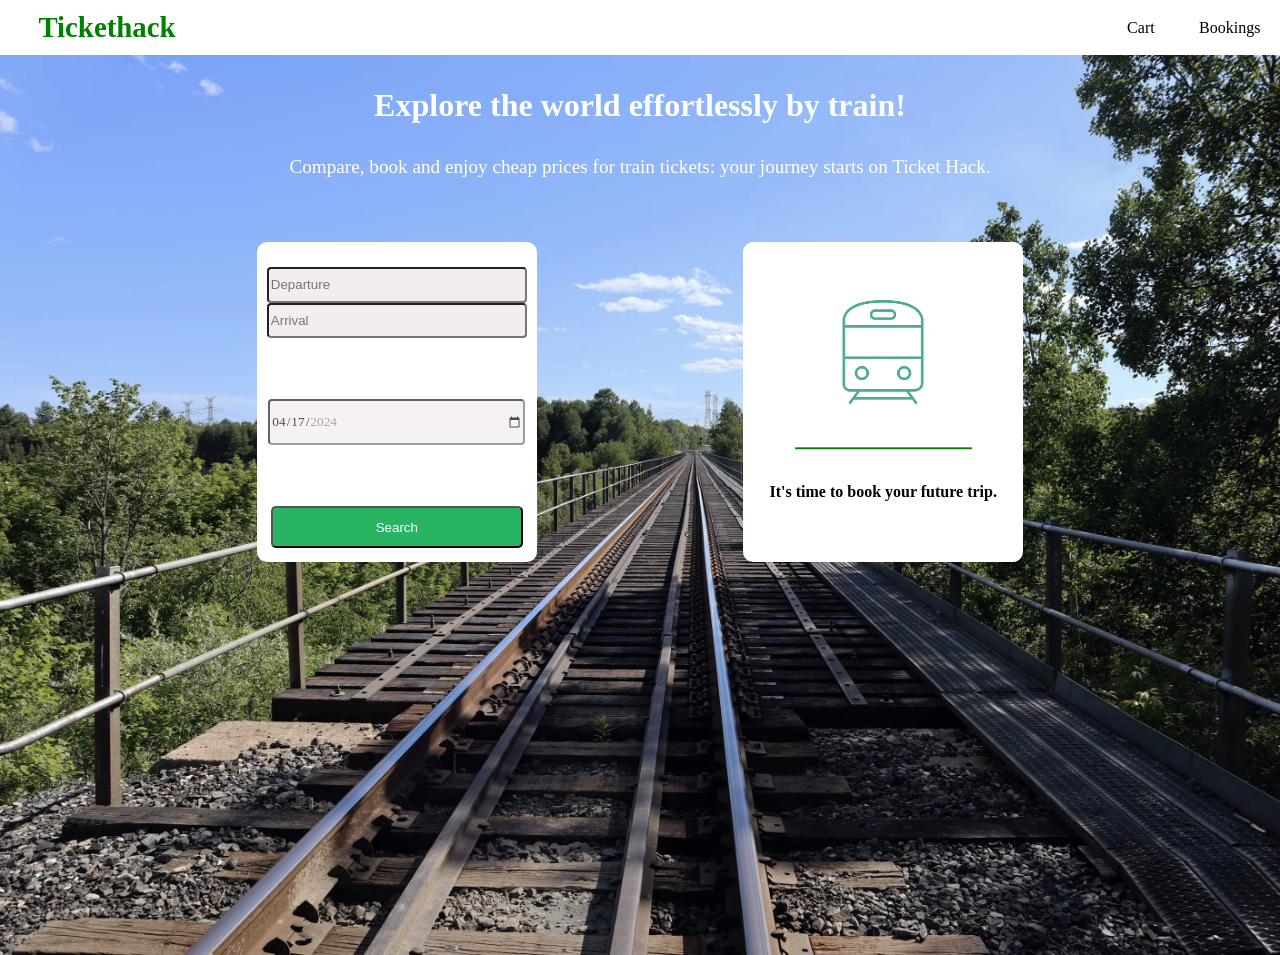
<file: frontend/index.html>
<!doctype html>
<html lang="fr">
<head>
  <meta charset="utf-8">
  <title>Titre de la page</title>
  <link rel="stylesheet" href="index.css">
  
</head>
<body>

    <div class="header">

        <a id="logo" href="index.html">Tickethack</a>

        <div id="cart-booking">
            <a id="cart" href="cart.html">Cart</a>
            <a id="booking" href="booking.html">Bookings</a>
        </div>

    </div>
  



<div class="container">



<div class="elements-container">

    
        <h3 id="explore">
        Explore the world effortlessly by train!
        </h3>

        <div id="compare">
        Compare, book and enjoy cheap prices for train tickets: your journey starts on Ticket Hack.
        </div>
  


<div class="resa">


    <div id="find-trip">

        <div id="trajet">
        <input id="departure" type="search-bar" placeholder="Departure" name="q" />
        <input id="arrival" type="search-bar"  placeholder="Arrival" name="q" />
        </div>


        <input type="date" id="date-bar" name="trip-start" value="2024-04-17" min="2024-04-17" max="2024-10-17" />


        <!-- <div id="submit-btn"> -->
        <input id="rechercher" type="submit" value="Search" />
        <!-- </div> -->

    </div>



    <div class="results">


        <img id="trainPhoto" src="./images/train.png" alt="train">
        <p id="line">______________________</p>
        <p id="timeToBook">It's time to book your future trip.</p>

   

    </div>




</div>


</div>

    </div>

  
  <script src="script.js"></script>
</body>
</html>
</file>
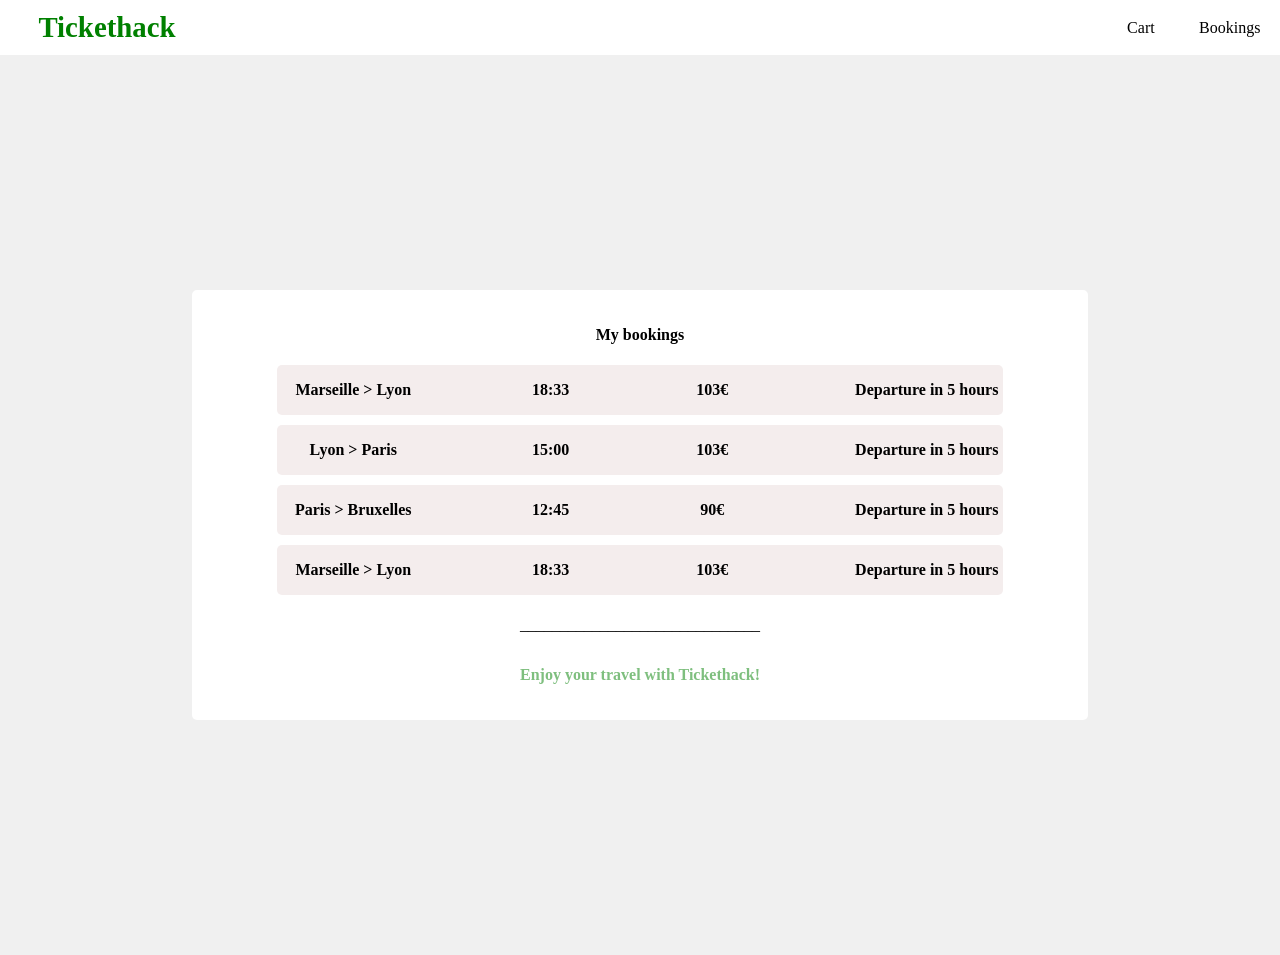
<file: frontend/booking.html>
<!doctype html>
<html lang="fr">
<head>
  <meta charset="utf-8">
  <title>Titre de la page</title>
  <link rel="stylesheet" href="booking.css">
  
</head>
<body>

    <div class="header">

        <a id="logo" href="index.html">Tickethack</a>
        
        <div id="cart-booking">
            <a id="cart" href="cart.html">Cart</a>
            <a id="booking" href="booking.html">Bookings</a>
        </div>

    </div>



    <div id="container">

        <div id="results">
            <div>No booking yet.</div>
            <div>Why not plan a trip ?</div>
        </div>

    </div>



    <script src="booking.js"></script>
</body>
</html>
</file>
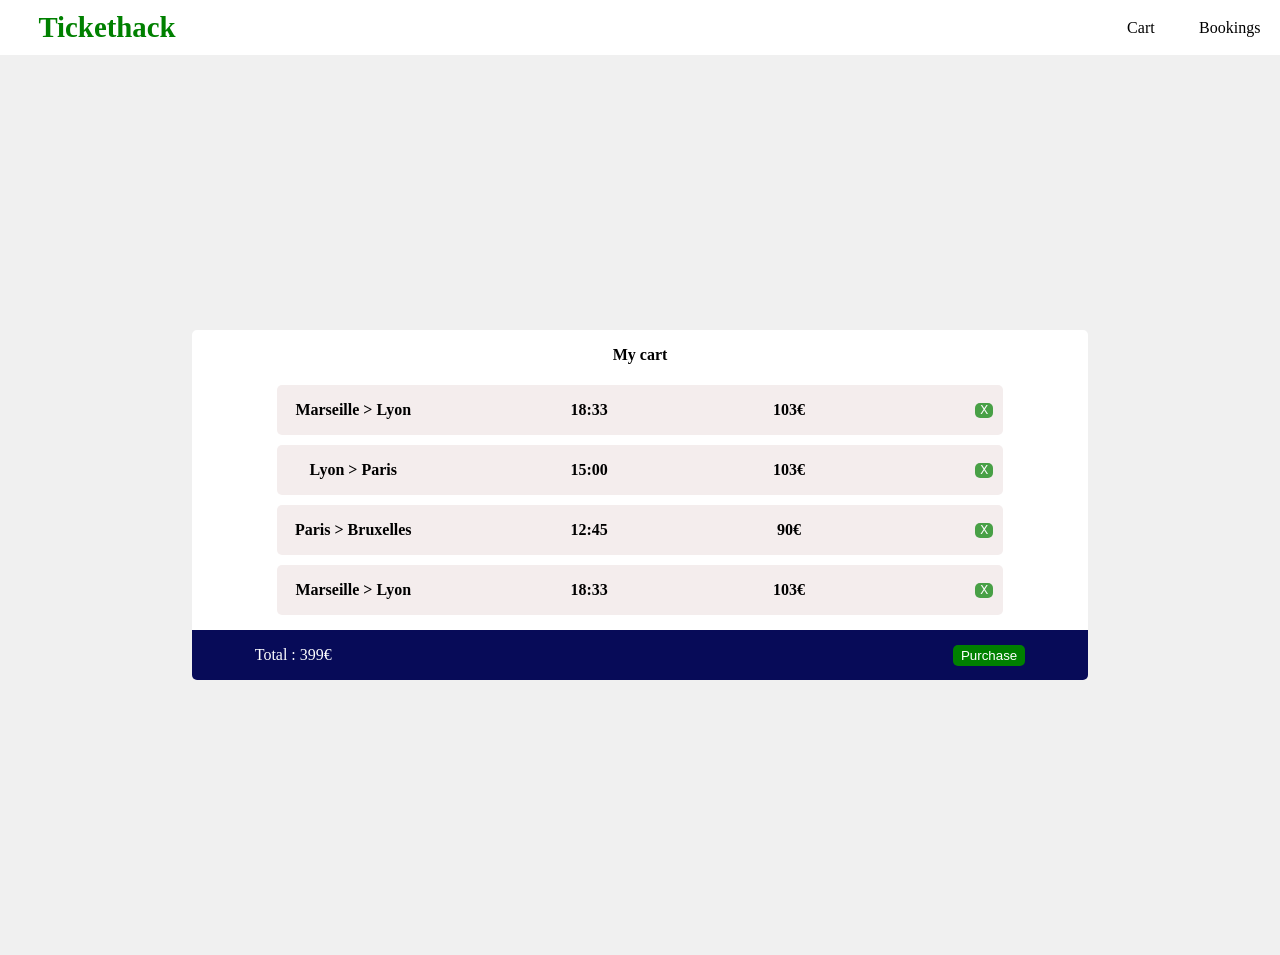
<file: frontend/cart.html>
<!doctype html>
<html lang="fr">
<head>
  <meta charset="utf-8">
  <title>Titre de la page</title>
  <link rel="stylesheet" href="cart.css">
  
</head>
<body>

    <div class="header">

        <a id="logo" href="index.html">Tickethack</a>

        <div id="cart-booking">
            <a id="cart" href="cart.html">Cart</a>
            <a id="booking" href="booking.html">Bookings</a>
        </div>

    </div>



    <div id="container">

        <div id="results">
            <div>No tickets in your cart.</div>
            <div>Why not plan a trip ?</div>
        </div>

    </div>






    <script src="cart.js"></script>
</body>
</html>
</file>
<file: frontend/index.css>
body {
    margin : 0;

}

#logo {
    color: rgb(0, 128, 0);
    font-size: 1.8rem;
    font-weight: bold;
    margin-left: 3%;
    font-family: cursive;
    text-decoration: none;

}

.header {
    height : 55px;
    display : flex;
    flex-direction: row;
    justify-content: space-between;
    align-items: center;
}


#cart-booking {
    display : flex;
    flex-direction : row;
    justify-content: space-between;
    margin-right: 5%;
}

#cart {
    margin-right : 50%;
    text-decoration: none;
    color : black;
}


#booking {
    
    text-decoration: none;
    color: black;
}


.container {
    display : flex;
    flex-direction : column;
    align-items : center;
    /* justify-content: center; */
    background-image: url('./images/background.jpg');
    background-size: cover;
    /* height:100vh; */
    min-height: 100vh;
    
}


.elements-container {
    width : 100%;
    display : flex;
    flex-direction: column;

}

/* #intro {
    width : 100%;
    text-align: center;
    display : flex;
    flex-direction: column;
} */


#explore {
    font-size : 2rem;
    color : white;
    font-weight: bold;
    text-align: center;
}

#compare {
    font-size : 1.2rem;
    color : white;
    text-align: center;
}


.resa {
    display : flex ; 
    flex-direction : row ;
    justify-content: space-around;
    margin-top: 5%;
}

/* -------------------------------------------FIND TRIP---------------------------------------------------- */

#find-trip {
  width: 280px;
  height: 320px;
  display : flex;
  flex-direction: column;
  align-items: center;
  justify-content: space-between;
  
  border-radius: 10px;
  background-color: white;

  margin-left: 12%;
}

#trajet {
    height : 30%;
    width : 90%;
    display : flex;
    flex-direction: column;
    align-items: center;
    justify-content: center;

}

#departure {
    margin-top : 10%;
    background-color: #f4eded;
    border-radius: 4px;
    width : 100%;
    height : 50%;
   
}

#arrival {
    margin : 0%;
    background-color: #f4eded;
    border-radius: 4px;
    width : 100%;
    height : 50%;

}


#date-bar {
    width : 90%;
    border-radius: 4px;
    height : 13%;
    background-color: #f4eded;
    font-family:Cambria, Cochin, Georgia, Times, 'Times New Roman', serif;
    opacity: 0.7;
}

#rechercher {
    width : 90%;
    height : 13%;
    background-color :  #28b463
    ;
    border-radius: 5px;
    color : white;
    opacity : 1;
    margin-bottom: 5%;
}



/* -------------------------------------------RESULTS---------------------------------------------------- */

.results {
  width: 280px;
  height: 320px;
  
  border-radius: 10px;
  background-color: white;
  display : flex;
  flex-direction: column;
  align-items: center;
  justify-content: center;
  margin-right : 12%;
  /* overflow: scroll; */
  overflow: auto;
 
}

.resultTrajet {
    
    
    display : flex; 
    flex-direction: row;
    justify-content: space-between;
    align-items : center;
    border-radius: 4px;
    background-color:#f4eded;
    
    width : 90%;
    min-height : 15%;

    margin : 2% 1%;
    
}


#trainPhoto {
    height : 130px;
    width : 130px;
}

#line {
    color : green;
    font-weight: 950;
}

#timeToBook {
    font-weight: bold;
}




.book {
    background-color: green;
    color : white;
    height : 85%;
    border-radius: 5px;
    margin-right: 2%;
    opacity : 0.7;
    border:0ch;
    padding: 5%;
}

.book:hover {
    cursor : pointer;
  }
</file>
<file: frontend/booking.css>
body {
    margin : 0;

}

#logo {
    color: rgb(0, 128, 0);
    font-size: 1.8rem;
    font-weight: bold;
    margin-left: 3%;
    font-family: cursive;
    text-decoration: none;

}

.header {
    height : 55px;
    display : flex;
    flex-direction: row;
    justify-content: space-between;
    align-items: center;
}


#cart-booking {
    display : flex;
    flex-direction : row;
    justify-content: space-between;
    margin-right: 5%;
}

#cart {
    margin-right : 50%;
    text-decoration: none;
    color : black;
}


#booking {
    
    text-decoration: none;
    color: black;
}


/* --------------------------------Container---------------------------------------------------- */

#container {
    background-color: #F0F0F0;
    height: 100vh;
    min-height : 100vh;
    display : flex;
    flex-direction : column;
    align-items: center;
    justify-self: center;
    justify-content : center;
}

#results {
    display: flex;
    flex-direction: column;
    align-items:center;
    justify-content: space-around;

    height: 20%;
    width: 70%;
   

    background-color: white;
    text-align: center;
    padding-top: 20px;
    padding-bottom: 20px;
}

/* --------------------------------Container rempli------------------------------------------------ */

.trajetLine {
    display : flex;
    flex-direction: row;
    align-items: center;
    justify-content: space-between;
    width : 80%;
    background-color: #f4eded;
    font-weight : bold;
    padding : 0 5px;
    border-radius: 5px;
    margin : 5px 0;
}


.trajet {
    width : 20%;
}

.prix {
    width : 10%;
}




.totalLine {
    display : flex;
    flex-direction: row;
    align-items: center;
    justify-content: space-between;
    width : 100%;
    background-color:rgb(7, 11, 88);
    margin-top : 10px;

    border-bottom-left-radius: 5px;  
    border-bottom-right-radius: 5px;  
    

}

.total {
    margin-left : 7%;
    color : white;
}



#mybook {
    font-weight: bold;
}

#enjoy {
    color : green;
    opacity: 0.5;
    font-weight: 800;
}
</file>
<file: frontend/cart.css>
body {
    margin : 0;

}

#logo {
    color: rgb(0, 128, 0);
    font-size: 1.8rem;
    font-weight: bold;
    margin-left: 3%;
    font-family: cursive;
    text-decoration: none;

}

.header {
    height : 55px;
    display : flex;
    flex-direction: row;
    justify-content: space-between;
    align-items: center;
}


#cart-booking {
    display : flex;
    flex-direction : row;
    justify-content: space-between;
    margin-right: 5%;
}

#cart {
    margin-right : 50%;
    text-decoration: none;
    color : black;
}


#booking {
    
    text-decoration: none;
    color: black;
}


/* --------------------------------Container vide---------------------------------------------------- */

#container {
    background-color: #F0F0F0;
    height: 100vh;
    min-height : 100vh;
    display : flex;
    flex-direction : column;
    align-items: center;
    justify-self: center;
    justify-content : center;
}

#results {
    display: flex;
    flex-direction: column;
    align-items:center;
    justify-content: space-around;
    border-top-left-radius: 5px;
    border-top-right-radius: 5px;
    height: 20%;
    width: 70%;
   
    

    background-color: white;
    text-align: center;

}

/* --------------------------------Container rempli------------------------------------------------ */

.trajetLine {
    display : flex;
    flex-direction: row;
    align-items: center;
    justify-content: space-between;
    width : 80%;
    background-color: #f4eded;
    font-weight : bold;
    padding : 0 5px;
    border-radius: 5px;
    margin : 5px 0;
}

.trajet {
    width : 20%;
}

.prix {
    width : 10%;
}


.delete {
    background-color: green;
    color : white;
    /* height : 85%; */
    border-radius: 5px;
    margin-right: 2%;
    opacity : 0.7;
    border:0ch;
    margin: 5px;
    padding: 0 5px;
    font-family: monospace;
    
}

.delete:hover {
    cursor : pointer;
}

.totalLine {
    display : flex;
    flex-direction: row;
    align-items:center;
    justify-content: space-between;
    width : 100%;
    background-color:rgb(7, 11, 88);
    margin-top : 10px;

    border-bottom-left-radius: 5px;  
    border-bottom-right-radius: 5px;  
    

}

.total {
    margin-left : 7%;
    color : white;
}

#acheter {
    margin-right : 7%;
    background-color: green ;
    padding : 3px 8px;
    border-radius: 5px;
    color : white;
    border : 0;
}

#acheter:hover {
    cursor : pointer;
  }

#mycart {
    font-weight: bold;
}
</file>
